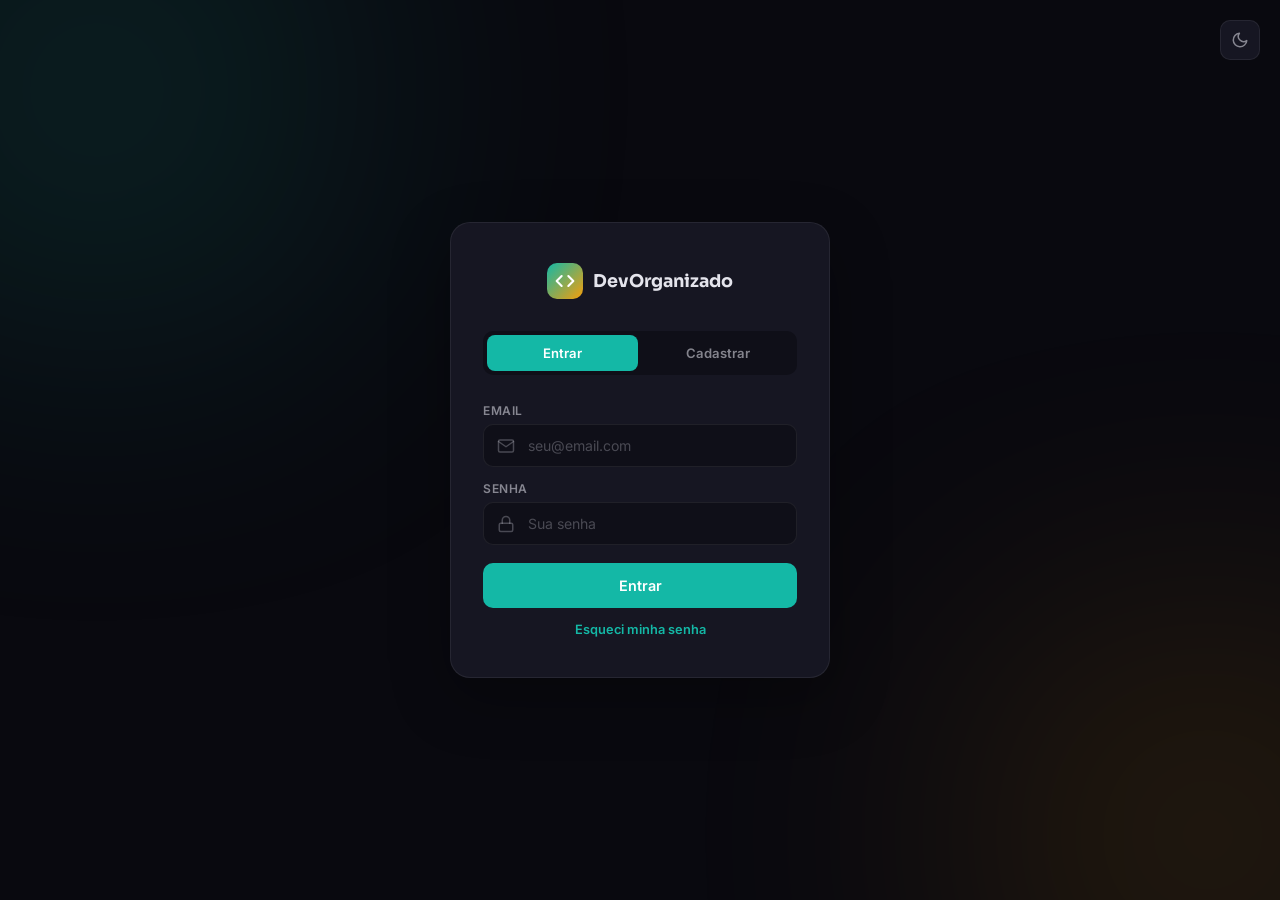
<file: admin.html>
<!DOCTYPE html>
<html lang="pt-BR" data-theme="dark">
<head>
  <meta charset="UTF-8">
  <meta name="viewport" content="width=device-width, initial-scale=1.0">
  <title>Admin — DevOrganizado</title>
  <link href="https://fonts.googleapis.com/css2?family=Inter:wght@400;500;600;700&family=Sora:wght@700&family=JetBrains+Mono:wght@500&display=swap" rel="stylesheet">
  <style>
    *,*::before,*::after{margin:0;padding:0;box-sizing:border-box}
    :root,[data-theme="dark"]{
      --bg:#09090f;--bg2:#0f0f18;--surface:#161622;--border:rgba(255,255,255,.07);--border2:rgba(255,255,255,.12);
      --text:#e4e4ec;--text2:rgba(228,228,236,.55);--text3:rgba(228,228,236,.28);
      --primary:#14b8a6;--primary-rgb:20,184,166;--red:#ef4444;--green:#22c55e;--yellow:#eab308;--blue:#3b82f6;
    }
    [data-theme="light"]{
      --bg:#f5f5f0;--bg2:#ebebdf;--surface:#ffffff;--border:rgba(0,0,0,.08);--border2:rgba(0,0,0,.13);
      --text:#1a1a2e;--text2:rgba(26,26,46,.6);--text3:rgba(26,26,46,.3);
    }
    body{font-family:'Inter',sans-serif;background:var(--bg);color:var(--text);min-height:100vh;padding:32px 20px;transition:background .4s,color .4s}
    h1,h2{font-family:'Sora',sans-serif}
    button{cursor:pointer;font-family:inherit}

    .container{max-width:940px;margin:0 auto}

    /* HEADER */
    .header{display:flex;align-items:center;justify-content:space-between;margin-bottom:28px;flex-wrap:wrap;gap:12px}
    .header-left{display:flex;align-items:center;gap:12px}
    .header-left h1{font-size:1.4rem;letter-spacing:-.02em}
    .badge{background:rgba(var(--primary-rgb),.1);color:var(--primary);padding:4px 12px;border-radius:6px;font-size:.7rem;font-weight:600;font-family:'JetBrains Mono',monospace}
    .header-actions{display:flex;gap:8px;align-items:center}

    .btn{padding:8px 16px;border-radius:8px;border:1px solid var(--border);background:var(--surface);color:var(--text2);font-size:.78rem;font-weight:600;transition:all .25s;display:inline-flex;align-items:center;gap:6px}
    .btn:hover{border-color:var(--primary);color:var(--primary)}

    .admin-name{font-size:.8rem;color:var(--text2);font-weight:500}

    /* STATS */
    .stats{display:grid;grid-template-columns:repeat(3,1fr);gap:12px;margin-bottom:24px}
    .stat{background:var(--surface);border:1px solid var(--border);border-radius:12px;padding:20px;text-align:center;transition:all .3s}
    .stat:hover{border-color:rgba(var(--primary-rgb),.2)}
    .stat-num{font-size:2rem;font-weight:700;font-family:'JetBrains Mono',monospace;color:var(--primary)}
    .stat-label{font-size:.7rem;color:var(--text3);text-transform:uppercase;letter-spacing:1px;margin-top:4px;font-weight:600}

    /* SEARCH */
    .search-bar{margin-bottom:16px}
    .search-bar input{width:100%;padding:12px 16px 12px 42px;background:var(--surface);border:1px solid var(--border);border-radius:10px;color:var(--text);font-size:.85rem;font-family:'Inter',sans-serif;outline:none;transition:border-color .25s;background-image:url("data:image/svg+xml,%3Csvg xmlns='http://www.w3.org/2000/svg' width='18' height='18' viewBox='0 0 24 24' fill='none' stroke='%23666' stroke-width='2' stroke-linecap='round' stroke-linejoin='round'%3E%3Ccircle cx='11' cy='11' r='8'/%3E%3Cline x1='21' y1='21' x2='16.65' y2='16.65'/%3E%3C/svg%3E");background-repeat:no-repeat;background-position:14px center}
    .search-bar input:focus{border-color:var(--primary)}
    .search-bar input::placeholder{color:var(--text3)}

    /* TABLE */
    .table-wrap{background:var(--surface);border:1px solid var(--border);border-radius:14px;overflow:hidden;transition:background .4s}
    table{width:100%;border-collapse:collapse}
    th{text-align:left;padding:12px 16px;font-size:.7rem;text-transform:uppercase;letter-spacing:1px;color:var(--text3);border-bottom:1px solid var(--border);font-weight:600}
    td{padding:12px 16px;font-size:.84rem;border-bottom:1px solid var(--border);vertical-align:middle}
    tr:last-child td{border-bottom:none}
    tr:hover td{background:rgba(var(--primary-rgb),.02)}

    .user-id{color:var(--text3);font-family:'JetBrains Mono',monospace;font-size:.76rem}
    .user-name{font-weight:600}
    .user-email{font-family:'JetBrains Mono',monospace;font-size:.78rem;color:var(--text2)}
    .user-date{color:var(--text2);font-size:.78rem}

    .role-badge{padding:3px 10px;border-radius:6px;font-size:.68rem;font-weight:700;text-transform:uppercase;letter-spacing:.5px;font-family:'JetBrains Mono',monospace}
    .role-admin{background:rgba(var(--primary-rgb),.1);color:var(--primary)}
    .role-user{background:rgba(255,255,255,.04);color:var(--text3)}
    [data-theme="light"] .role-user{background:rgba(0,0,0,.04)}

    .actions{display:flex;gap:4px}
    .btn-icon{background:none;border:1px solid transparent;color:var(--text3);padding:6px;border-radius:6px;transition:all .2s;display:flex;align-items:center;justify-content:center}
    .btn-icon:hover{border-color:var(--border2)}
    .btn-icon.admin-toggle:hover{color:var(--primary);background:rgba(var(--primary-rgb),.06)}
    .btn-icon.delete:hover{color:var(--red);background:rgba(239,68,68,.06)}

    .empty{text-align:center;padding:48px;color:var(--text3);font-size:.88rem}
    .loading{text-align:center;padding:48px;color:var(--text2)}

    /* TOAST */
    .toast{position:fixed;bottom:24px;right:24px;padding:12px 20px;border-radius:10px;font-size:.82rem;font-weight:600;z-index:100;opacity:0;transform:translateY(10px);transition:all .3s;pointer-events:none}
    .toast.show{opacity:1;transform:translateY(0);pointer-events:all}
    .toast.success{background:rgba(34,197,94,.15);color:var(--green);border:1px solid rgba(34,197,94,.2)}
    .toast.error{background:rgba(239,68,68,.15);color:var(--red);border:1px solid rgba(239,68,68,.2)}

    /* DENIED */
    .denied{text-align:center;padding:80px 20px}
    .denied h2{margin-bottom:8px;color:var(--red)}
    .denied p{color:var(--text2);margin-bottom:20px}

    @media(max-width:700px){
      .stats{grid-template-columns:1fr}
      .header{flex-direction:column;align-items:flex-start}
      th:nth-child(5),td:nth-child(5){display:none}
    }
    @media(max-width:500px){
      th:nth-child(4),td:nth-child(4){display:none}
    }
  </style>
</head>
<body>
  <div class="container">
    <!-- DENIED (hidden by default) -->
    <div class="denied" id="denied" style="display:none">
      <h2>Acesso negado</h2>
      <p>Apenas administradores podem acessar esta página.</p>
      <button class="btn" onclick="window.location.href='index.html'">Voltar ao site</button>
    </div>

    <!-- ADMIN PANEL -->
    <div id="adminPanel">
      <div class="header">
        <div class="header-left">
          <h1>Painel Admin</h1>
          <span class="badge">PostgreSQL</span>
        </div>
        <div class="header-actions">
          <span class="admin-name" id="adminName"></span>
          <button class="btn" onclick="loadUsers()">
            <svg width="14" height="14" viewBox="0 0 24 24" fill="none" stroke="currentColor" stroke-width="2" stroke-linecap="round" stroke-linejoin="round"><polyline points="23 4 23 10 17 10"/><path d="M20.49 15a9 9 0 1 1-2.12-9.36L23 10"/></svg>
            Atualizar
          </button>
          <button class="btn" onclick="window.location.href='index.html'">Voltar ao site</button>
        </div>
      </div>

      <div class="stats">
        <div class="stat"><div class="stat-num" id="totalUsers">-</div><div class="stat-label">Total de usuários</div></div>
        <div class="stat"><div class="stat-num" id="todayUsers">-</div><div class="stat-label">Cadastros hoje</div></div>
        <div class="stat"><div class="stat-num" id="lastUser">-</div><div class="stat-label">Último cadastro</div></div>
      </div>

      <div class="search-bar">
        <input type="text" id="searchInput" placeholder="Buscar por nome ou email..." oninput="filterUsers()">
      </div>

      <div class="table-wrap">
        <table>
          <thead>
            <tr>
              <th>ID</th>
              <th>Nome</th>
              <th>Email</th>
              <th>Cadastro</th>
              <th>Cargo</th>
              <th></th>
            </tr>
          </thead>
          <tbody id="tableBody">
            <tr><td colspan="6" class="loading">Carregando...</td></tr>
          </tbody>
        </table>
      </div>
    </div>
  </div>

  <div class="toast" id="toast"></div>

  <script>
    const API = window.location.hostname === 'localhost' || window.location.hostname === '127.0.0.1'
      ? 'http://localhost:8000'
      : 'https://dev-organizado.onrender.com';
    let allUsers = [];

    const savedTheme = localStorage.getItem('sp_theme') || 'dark';
    document.documentElement.setAttribute('data-theme', savedTheme);

    const token = localStorage.getItem('sp_token');
    const user = JSON.parse(localStorage.getItem('sp_user') || 'null');

    if (!token || !user) {
      window.location.href = 'login.html';
    }

    const adminNameEl = document.getElementById('adminName');
    if (adminNameEl && user) adminNameEl.textContent = user.name;

    function authHeaders() {
      return { 'Authorization': `Bearer ${token}`, 'Content-Type': 'application/json' };
    }

    function showToast(msg, type) {
      const t = document.getElementById('toast');
      t.textContent = msg;
      t.className = `toast show ${type}`;
      setTimeout(() => t.className = 'toast', 3000);
    }

    function esc(str) {
      const d = document.createElement('div');
      d.textContent = str;
      return d.innerHTML;
    }

    function renderTable(users) {
      const tbody = document.getElementById('tableBody');
      if (users.length === 0) {
        tbody.innerHTML = '<tr><td colspan="6" class="empty">Nenhum usuário encontrado</td></tr>';
        return;
      }

      tbody.innerHTML = users.map(u => `
        <tr>
          <td class="user-id">#${u.id}</td>
          <td class="user-name">${esc(u.name)}</td>
          <td class="user-email">${esc(u.email)}</td>
          <td class="user-date">${u.created_at}</td>
          <td><span class="role-badge ${u.is_admin ? 'role-admin' : 'role-user'}">${u.is_admin ? 'Admin' : 'Usuário'}</span></td>
          <td>
            <div class="actions">
              <button class="btn-icon admin-toggle" title="${u.is_admin ? 'Remover admin' : 'Tornar admin'}" onclick="toggleAdmin(${u.id}, '${esc(u.name)}')">
                <svg width="16" height="16" viewBox="0 0 24 24" fill="none" stroke="currentColor" stroke-width="2" stroke-linecap="round" stroke-linejoin="round"><path d="M12 2l3.09 6.26L22 9.27l-5 4.87 1.18 6.88L12 17.77l-6.18 3.25L7 14.14 2 9.27l6.91-1.01L12 2z"/></svg>
              </button>
              <button class="btn-icon delete" title="Excluir" onclick="deleteUser(${u.id}, '${esc(u.name)}')">
                <svg width="16" height="16" viewBox="0 0 24 24" fill="none" stroke="currentColor" stroke-width="2" stroke-linecap="round" stroke-linejoin="round"><polyline points="3 6 5 6 21 6"/><path d="M19 6v14a2 2 0 0 1-2 2H7a2 2 0 0 1-2-2V6m3 0V4a2 2 0 0 1 2-2h4a2 2 0 0 1 2 2v2"/></svg>
              </button>
            </div>
          </td>
        </tr>
      `).join('');
    }

    function filterUsers() {
      const q = document.getElementById('searchInput').value.toLowerCase();
      const filtered = allUsers.filter(u =>
        u.name.toLowerCase().includes(q) || u.email.toLowerCase().includes(q)
      );
      renderTable(filtered);
    }

    async function loadUsers() {
      const tbody = document.getElementById('tableBody');
      tbody.innerHTML = '<tr><td colspan="6" class="loading">Carregando...</td></tr>';

      try {
        const res = await fetch(`${API}/api/admin/users`, { headers: authHeaders() });

        if (res.status === 403) {
          document.getElementById('adminPanel').style.display = 'none';
          document.getElementById('denied').style.display = 'block';
          return;
        }

        if (!res.ok) {
          tbody.innerHTML = '<tr><td colspan="6" class="empty">Erro ao carregar</td></tr>';
          return;
        }

        const data = await res.json();
        allUsers = data.users;

        document.getElementById('totalUsers').textContent = data.total;
        document.getElementById('todayUsers').textContent = data.today;
        document.getElementById('lastUser').textContent = data.last_register || '-';

        renderTable(allUsers);
      } catch {
        tbody.innerHTML = '<tr><td colspan="6" class="empty">Servidor offline. Rode: uvicorn main:app --reload</td></tr>';
      }
    }

    async function deleteUser(id, name) {
      if (!confirm(`Tem certeza que quer excluir "${name}"?`)) return;
      try {
        const res = await fetch(`${API}/api/admin/users/${id}`, { method: 'DELETE', headers: authHeaders() });
        const data = await res.json();
        if (res.ok) {
          showToast(data.message, 'success');
          loadUsers();
        } else {
          showToast(data.detail || 'Erro ao excluir', 'error');
        }
      } catch {
        showToast('Servidor offline', 'error');
      }
    }

    async function toggleAdmin(id, name) {
      if (!confirm(`Alterar cargo de "${name}"?`)) return;
      try {
        const res = await fetch(`${API}/api/admin/users/${id}/toggle-admin`, { method: 'PATCH', headers: authHeaders() });
        const data = await res.json();
        if (res.ok) {
          showToast(data.message, 'success');
          loadUsers();
        } else {
          showToast(data.detail || 'Erro', 'error');
        }
      } catch {
        showToast('Servidor offline', 'error');
      }
    }

    loadUsers();
  </script>
</body>
</html>
</file>
